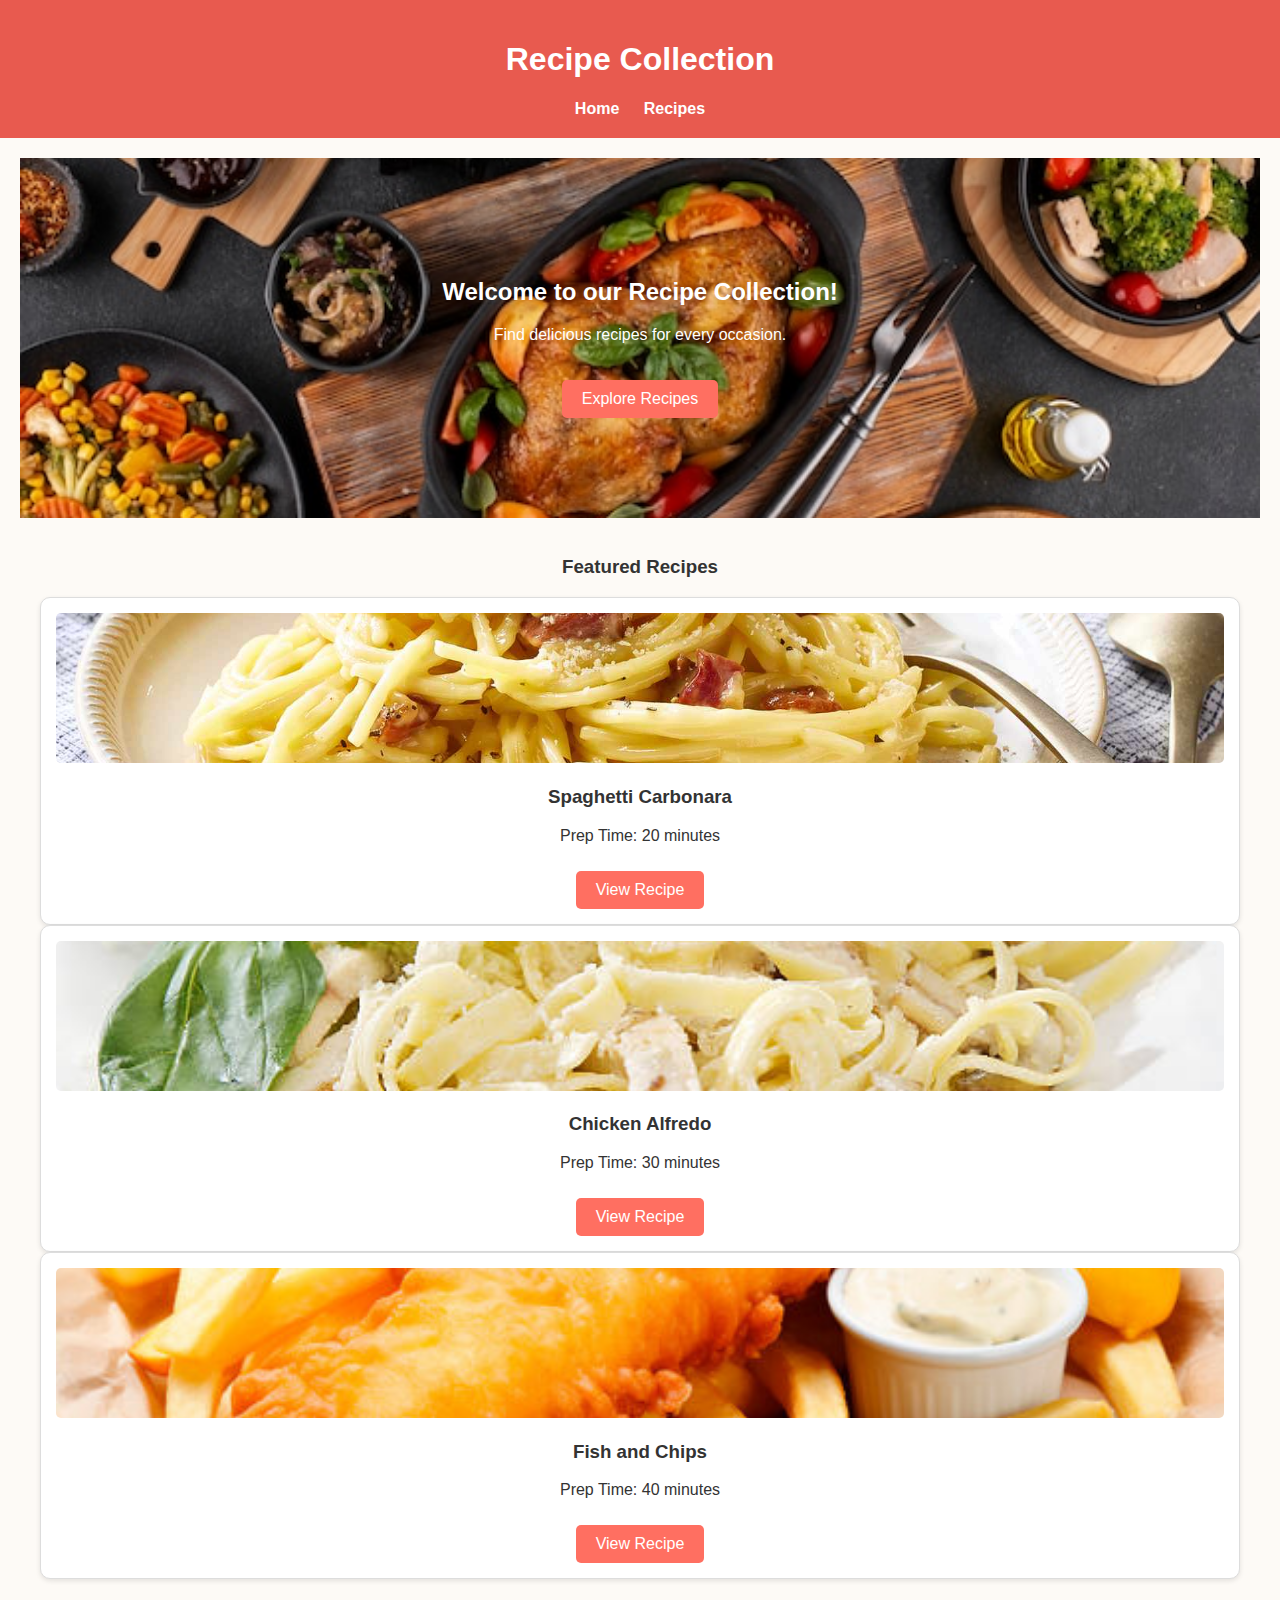
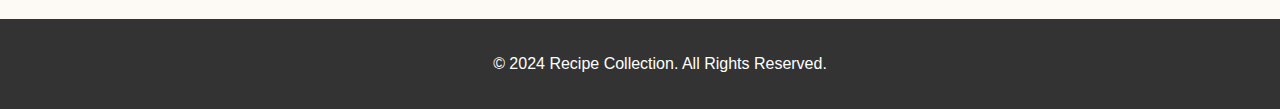
<file: index.html>
<!DOCTYPE html>
<html lang="en">
<head>
    <meta charset="UTF-8">
    <meta name="viewport" content="width=device-width, initial-scale=1.0">
    <title>Recipe Collection</title>
    <link rel="stylesheet" href="style.css">
</head>
<body>
    <header>
        <h1>Recipe Collection</h1>
        <nav>
            <ul>
                <li><a href="index.html">Home</a></li>
                <li><a href="recipes.html">Recipes</a></li>
            </ul>
        </nav>
    </header>
    <main>
        <section class="hero">
            <h2>Welcome to our Recipe Collection!</h2>
            <p>Find delicious recipes for every occasion.</p>
            <a href="recipes.html" class="cta-button">Explore Recipes</a>
        </section>
        <section class="featured-recipes">
            <h3>Featured Recipes</h3>
            <div id="featured-recipe-list" class="recipe-list"></div>
        </section>
    </main>

    <footer>
        <p>&copy; 2024 Recipe Collection. All Rights Reserved.</p>
    </footer>

    <script src="main.js"></script>
</body>
</html>
</file>
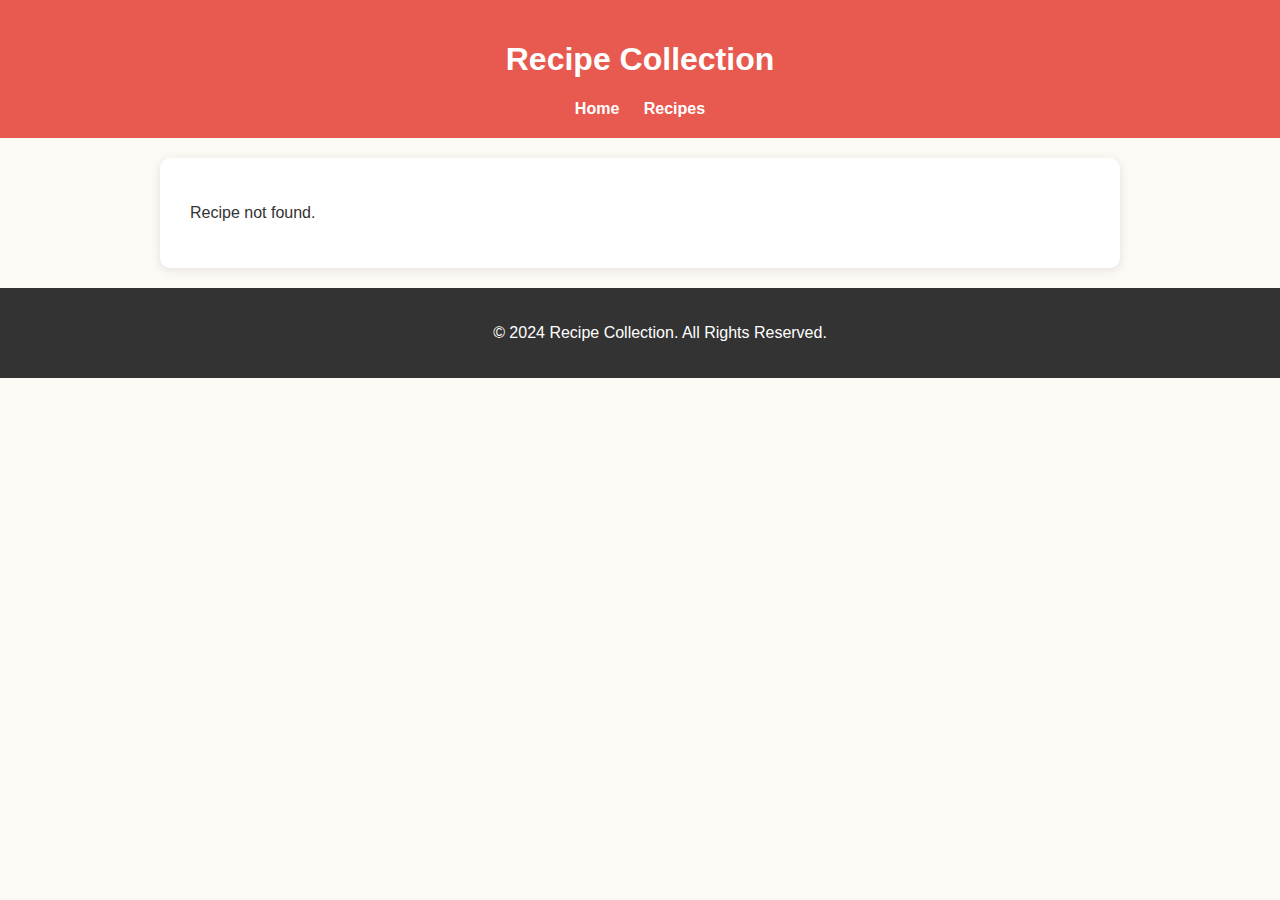
<file: recipe.html>
<!DOCTYPE html>
<html lang="en">
<head>
    <meta charset="UTF-8">
    <meta name="viewport" content="width=device-width, initial-scale=1.0">
    <title>Recipe Details</title>
    <link rel="stylesheet" href="style.css">
</head>
<body>
    <header>
        <h1>Recipe Collection</h1>
        <nav>
            <ul>
                <li><a href="index.html">Home</a></li>
                <li><a href="recipes.html">Recipes</a></li>
            </ul>
        </nav>
    </header>
    <main id="recipe-detail">
        <!-- Recipe details will be loaded here -->
    </main>

    <footer>
        <p>&copy; 2024 Recipe Collection. All Rights Reserved.</p>
    </footer>

    <script src="main.js"></script>
</body>
</html>
</file>
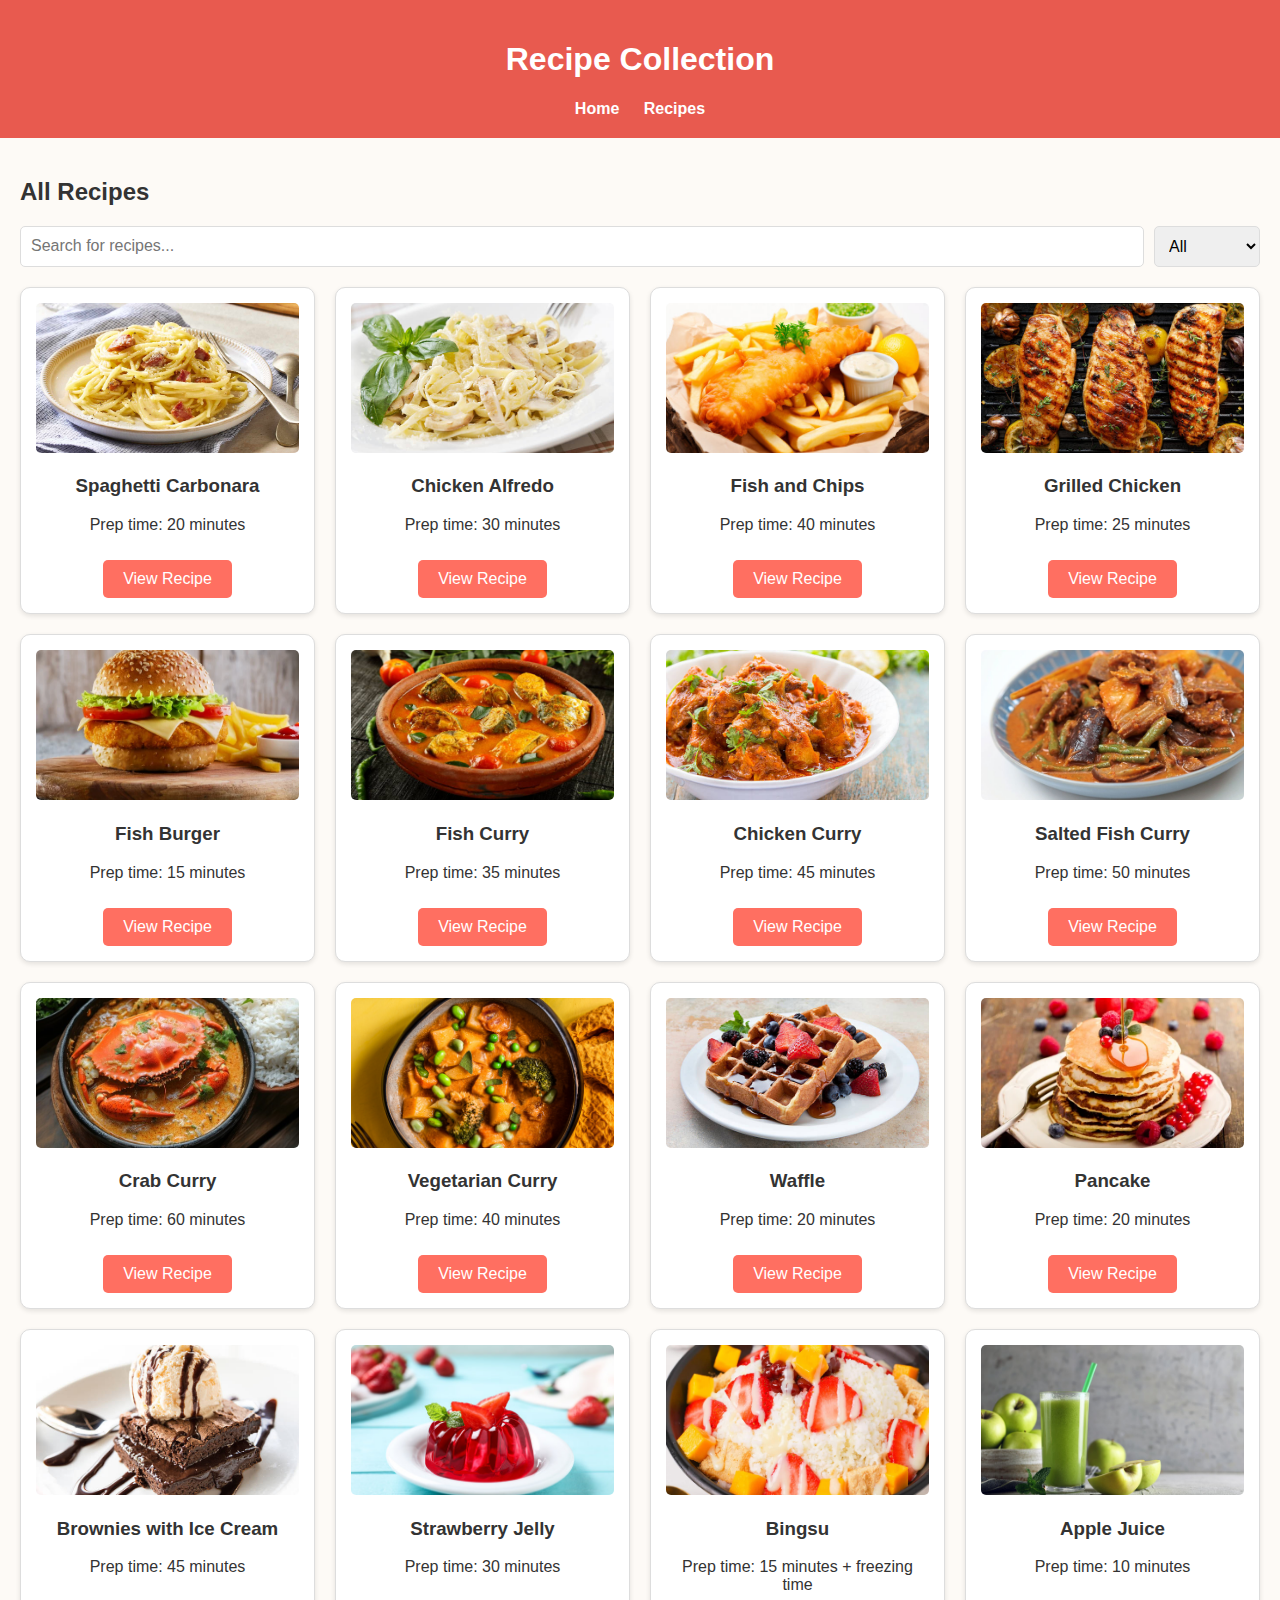
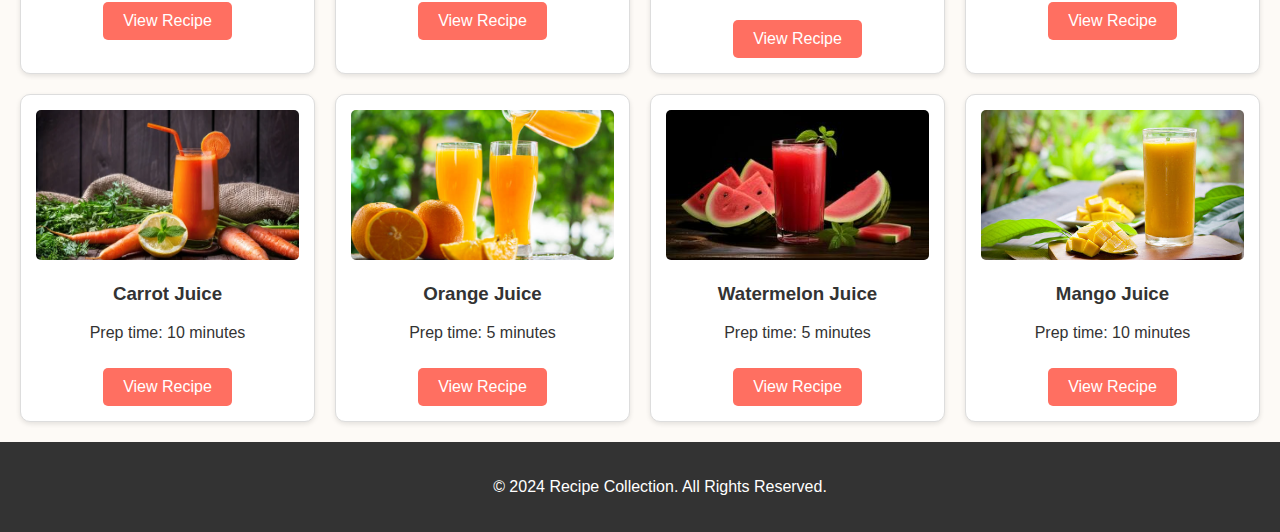
<file: recipes.html>
<!DOCTYPE html>
<html lang="en">
<head>
    <meta charset="UTF-8">
    <meta name="viewport" content="width=device-width, initial-scale=1.0">
    <title>Recipes</title>
    <link rel="stylesheet" href="style.css">
</head>
<body>
    <header>
        <h1>Recipe Collection</h1>
        <nav>
            <ul>
                <li><a href="index.html">Home</a></li>
                <li><a href="recipes.html">Recipes</a></li>
            </ul>
        </nav>
    </header>
    <main>
        <h2>All Recipes</h2>
        <div id="search-filter-container">
            <input type="text" id="search-bar" placeholder="Search for recipes...">
            <select id="filter-dropdown">
                <option value="all">All</option>
                <option value="dessert">Desserts</option>
                <option value="juice">Juices</option>
            </select>
        </div>
        <div id="recipe-list">
            <!-- Recipes will be loaded here -->
        </div>
    </main>

    <footer>
        <p>&copy; 2024 Recipe Collection. All Rights Reserved.</p>
    </footer>

    <script src="main.js"></script>
</body>
</html>
</file>
<file: style.css>
body {
    font-family: 'Segoe UI', Tahoma, Geneva, Verdana, sans-serif;
    margin: 0;
    background-color: #fdfaf6;
    color: #333;
}

header {
    background-color: #e85a4f;
    padding: 20px;
    text-align: center;
    color: white;
}

nav ul {
    list-style: none;
    margin: 0;
    padding: 0;
}

nav li {
    display: inline-block;
    margin: 0 10px;
}

nav a {
    color: white;
    text-decoration: none;
    font-weight: bold;
}

.hero {
    background-image: url('images/background.jpg');
    background-size: cover;
    background-position: center;
    color: white;
    text-align: center;
    padding: 100px 20px;
}

.cta-button {
    display: inline-block;
    background-color: #ff6f61;
    color: white;
    padding: 10px 20px;
    text-decoration: none;
    border-radius: 5px;
    margin-top: 20px;
}

.featured-recipes {
    padding: 20px;
    text-align: center;
}

main {
    padding: 20px;
}

#search-filter-container {
    margin-bottom: 20px;
    display: flex;
    gap: 10px;
}

#search-bar, #filter-dropdown {
    padding: 10px;
    border: 1px solid #ddd;
    border-radius: 5px;
    font-size: 16px;
}

#search-bar {
    flex-grow: 1;
}

#recipe-list {
    display: grid;
    grid-template-columns: repeat(auto-fill, minmax(250px, 1fr));
    gap: 20px;
}

.recipe-card {
    background-color: white;
    border: 1px solid #ddd;
    border-radius: 10px;
    padding: 15px;
    box-shadow: 0 2px 5px rgba(0,0,0,0.1);
    transition: transform 0.2s;
    text-align: center;
}

.view-recipe-btn {
    display: inline-block;
    background-color: #ff6f61;
    color: white;
    padding: 10px 20px;
    text-decoration: none;
    border-radius: 5px;
    margin-top: 10px;
}

.recipe-card:hover {
    transform: translateY(-5px);
}

.recipe-card img {
    width: 100%;
    height: 150px;
    object-fit: cover;
    border-radius: 5px;
}

#recipe-detail {
    background-color: white;
    padding: 30px;
    border-radius: 10px;
    box-shadow: 0 2px 10px rgba(0,0,0,0.1);
    max-width: 900px;
    margin: 20px auto;
}

#recipe-detail img {
    display: block;
    margin: 0 auto 20px;
    max-width: 600px;
    width: 100%;
    height: auto;
    border-radius: 10px;
}

.recipe-content {
    max-width: 800px;
    margin: 0 auto;
    text-align: left;
}

.recipe-content h2 {
    text-align: center;
    color: #e85a4f;
}

.recipe-content h3 {
    color: #e85a4f;
    border-bottom: 2px solid #e85a4f;
    padding-bottom: 5px;
    margin-top: 20px;
}

#recipe-detail table {
    width: 100%;
    border-collapse: collapse;
    margin-top: 10px;
}

#recipe-detail td {
    padding: 10px 5px;
    border-bottom: 1px solid #ddd;
}

footer {
    background-color: #333;
    color: #fff;
    text-align: center;
    padding: 20px;
    position: relative;
    bottom: 0;
    width: 100%;
}
</file>
